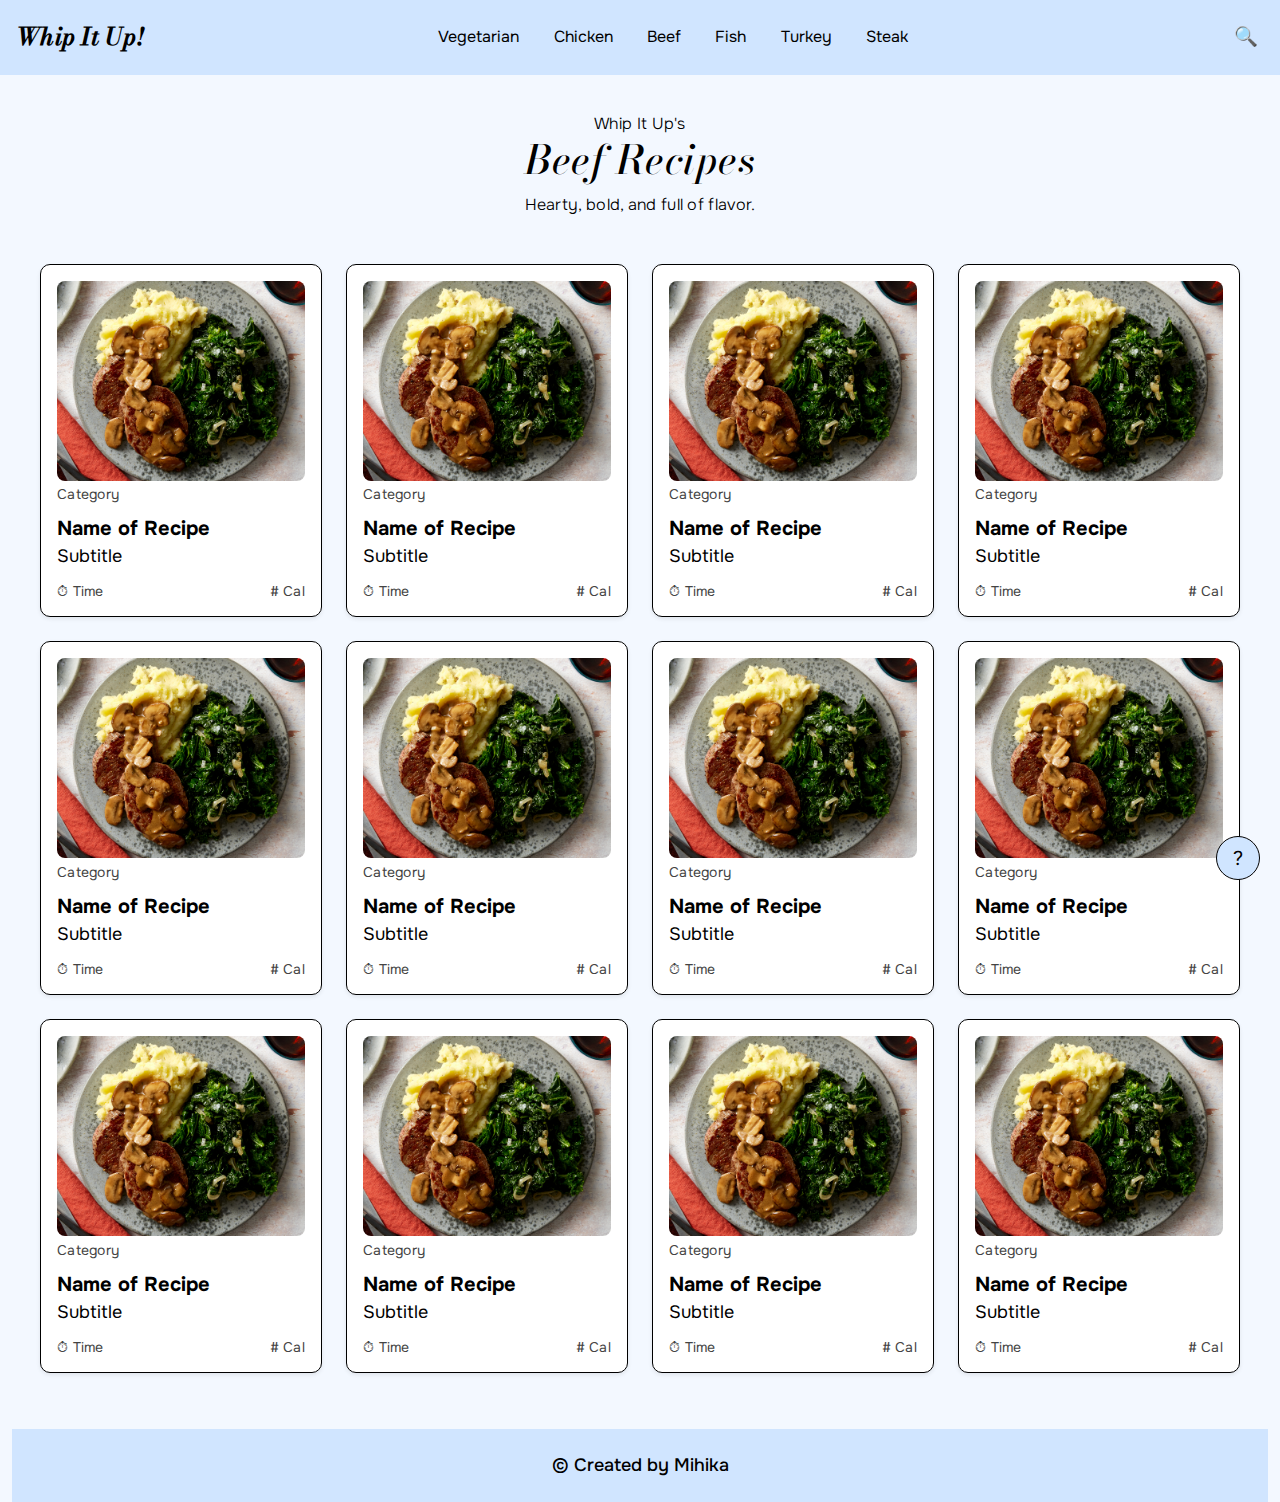
<file: beef.html>
<!DOCTYPE html>
<html lang="en">
<head>
    <meta charset="UTF-8">
    <meta name="viewport" content="width=device-width, initial-scale=1.0">
    <title>Beef Recipes - Whip It Up!</title>

    <!--linking css stylesheets-->
    <link rel="stylesheet" href = "css/normalize.css">
    <link rel="stylesheet" href = "css/screen.css">
</head>
<body>

    <!--menu-->
    <header>
        <!--logo-->
        <h2 class="logo"><a href="index.html">Whip It Up!</a></h2>

        <!--nav options-->
        <input type="checkbox" id="nav-toggle" class="nav-toggle" hidden>
        <label for="nav-toggle" class="nav-toggle-label">
            <span></span>
            <span></span>
            <span></span>
        </label>
        <nav>
            <ul>
                <li><a href="index.html">All</a></li>
                <li><a href="vegetarian.html">Vegetarian</a></li>
                <li><a href="chicken.html">Chicken</a></li>
                <li><a href="beef.html">Beef</a></li>
                <li><a href="fish.html">Fish</a></li>
                <li><a href="turkey.html">Turkey</a></li>
                <li><a href="steak.html">Steak</a></li>
            </ul>
        </nav>

        <!--search bar-->
        <div class="search-container">
            <input type="text" placeholder="Search recipes..." class="search-bar">
            <button class="search-icon">&#128269;</button> <!--magnifying glass icon-->
        </div>
    </header>

    <!--recipe cards-->
    <div class="intro">
        <h2>Whip It Up's</h2>
        <h1>Beef Recipes</h1>
        <h2>Hearty, bold, and full of flavor.</h2>
    </div>

    <div class="recipe-container" id="recipeContainer"></div>

    
     <!--footer-->
     <section class="footer">
        <h3>© Created by Mihika</h3>
    </section>

    <!-- Help Button -->
    <button class="help-button" id="helpBtn" title="Need Help?">?</button> 

    <script src="main.js"></script>
</body>
</html>
</file>
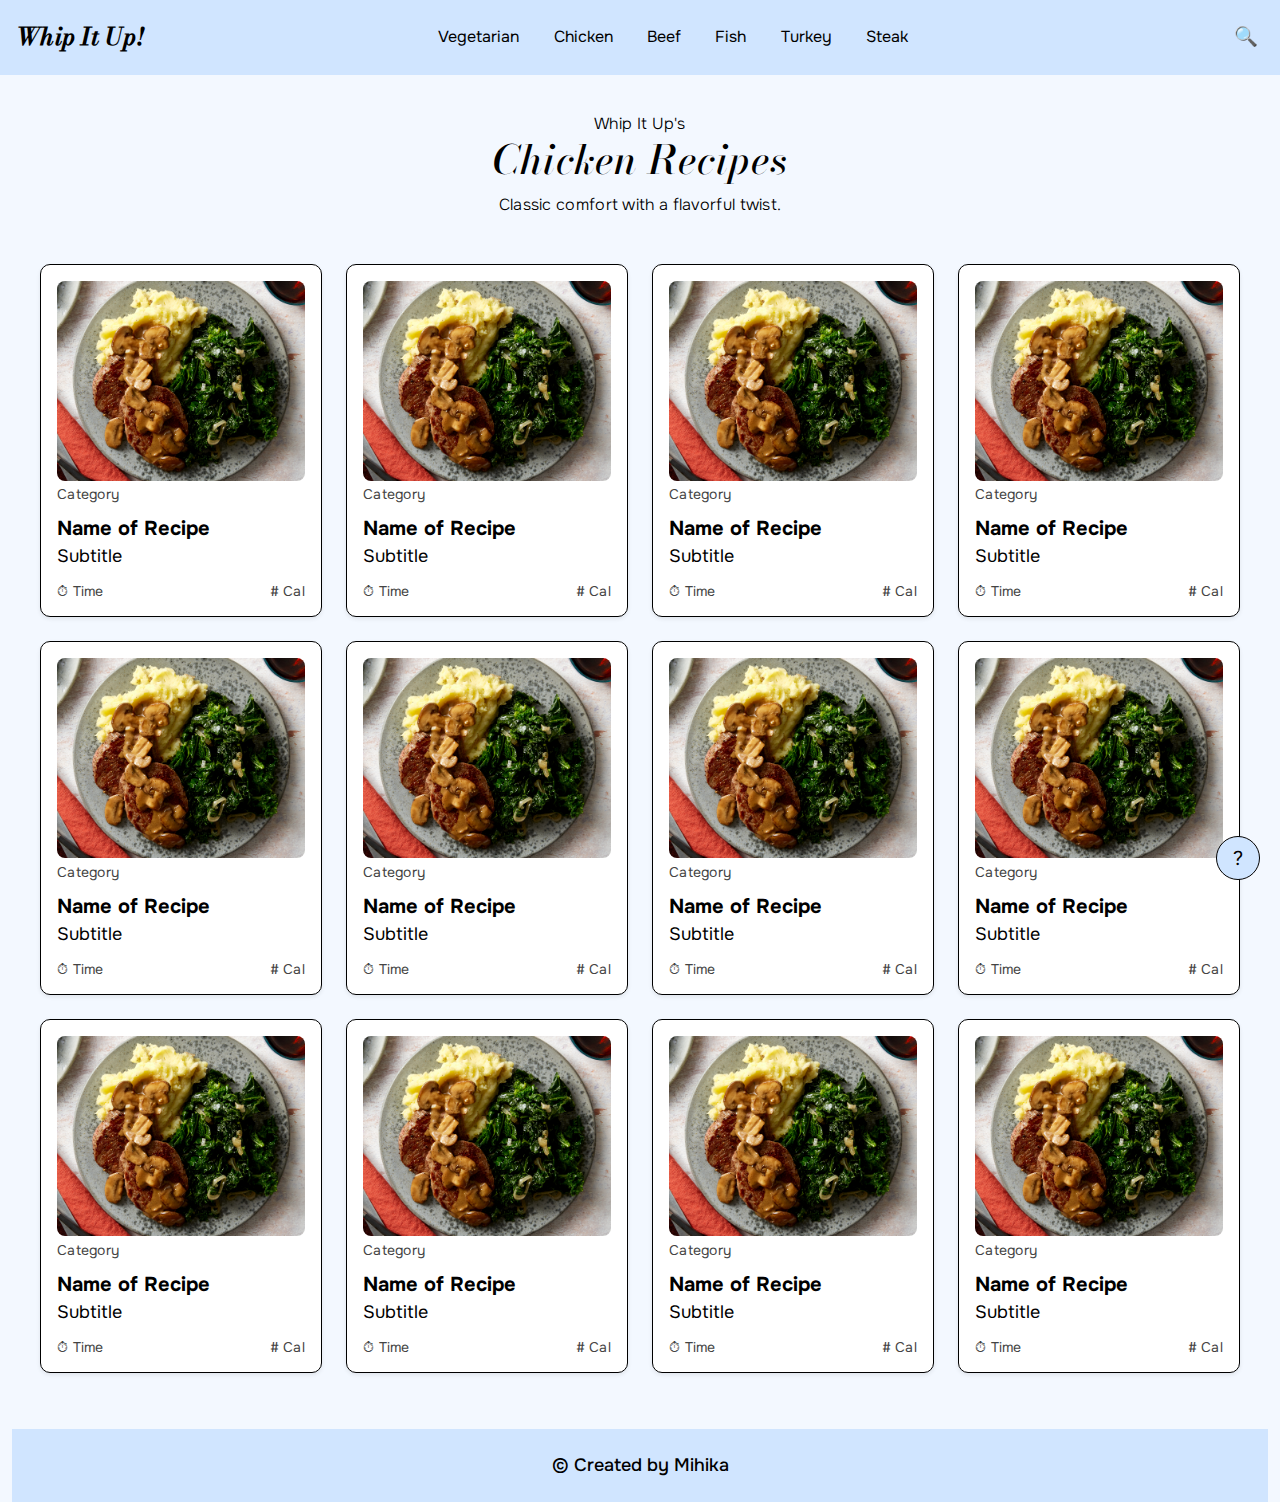
<file: chicken.html>
<!DOCTYPE html>
<html lang="en">
<head>
    <meta charset="UTF-8">
    <meta name="viewport" content="width=device-width, initial-scale=1.0">
    <title>Chicken Recipes - Whip It Up!</title>

    <!--linking css stylesheets-->
    <link rel="stylesheet" href = "css/normalize.css">
    <link rel="stylesheet" href = "css/screen.css">
</head>
<body>

    <!--menu-->
    <header>
        <!--logo-->
        <h2 class="logo"><a href="index.html">Whip It Up!</a></h2>

        <!--nav options-->
        <input type="checkbox" id="nav-toggle" class="nav-toggle" hidden>
        <label for="nav-toggle" class="nav-toggle-label">
            <span></span>
            <span></span>
            <span></span>
        </label>
        <nav>
            <ul>
                <li><a href="index.html">All</a></li>
                <li><a href="vegetarian.html">Vegetarian</a></li>
                <li><a href="chicken.html">Chicken</a></li>
                <li><a href="beef.html">Beef</a></li>
                <li><a href="fish.html">Fish</a></li>
                <li><a href="turkey.html">Turkey</a></li>
                <li><a href="steak.html">Steak</a></li>
            </ul>
        </nav>

        <!--search bar-->
        <div class="search-container">
            <input type="text" placeholder="Search recipes..." class="search-bar">
            <button class="search-icon">&#128269;</button> <!--magnifying glass icon-->
        </div>
    </header>

    <!--recipe cards-->
    <div class="intro">
        <h2>Whip It Up's</h2>
        <h1>Chicken Recipes</h1>
        <h2>Classic comfort with a flavorful twist.</h2>
    </div>

    <div class="recipe-container" id="recipeContainer"></div>

    
     <!--footer-->
     <section class="footer">
        <h3>© Created by Mihika</h3>
    </section>

    <!-- Help Button -->
    <button class="help-button" id="helpBtn" title="Need Help?">?</button> 

    <script src="main.js"></script>
</body>
</html>
</file>
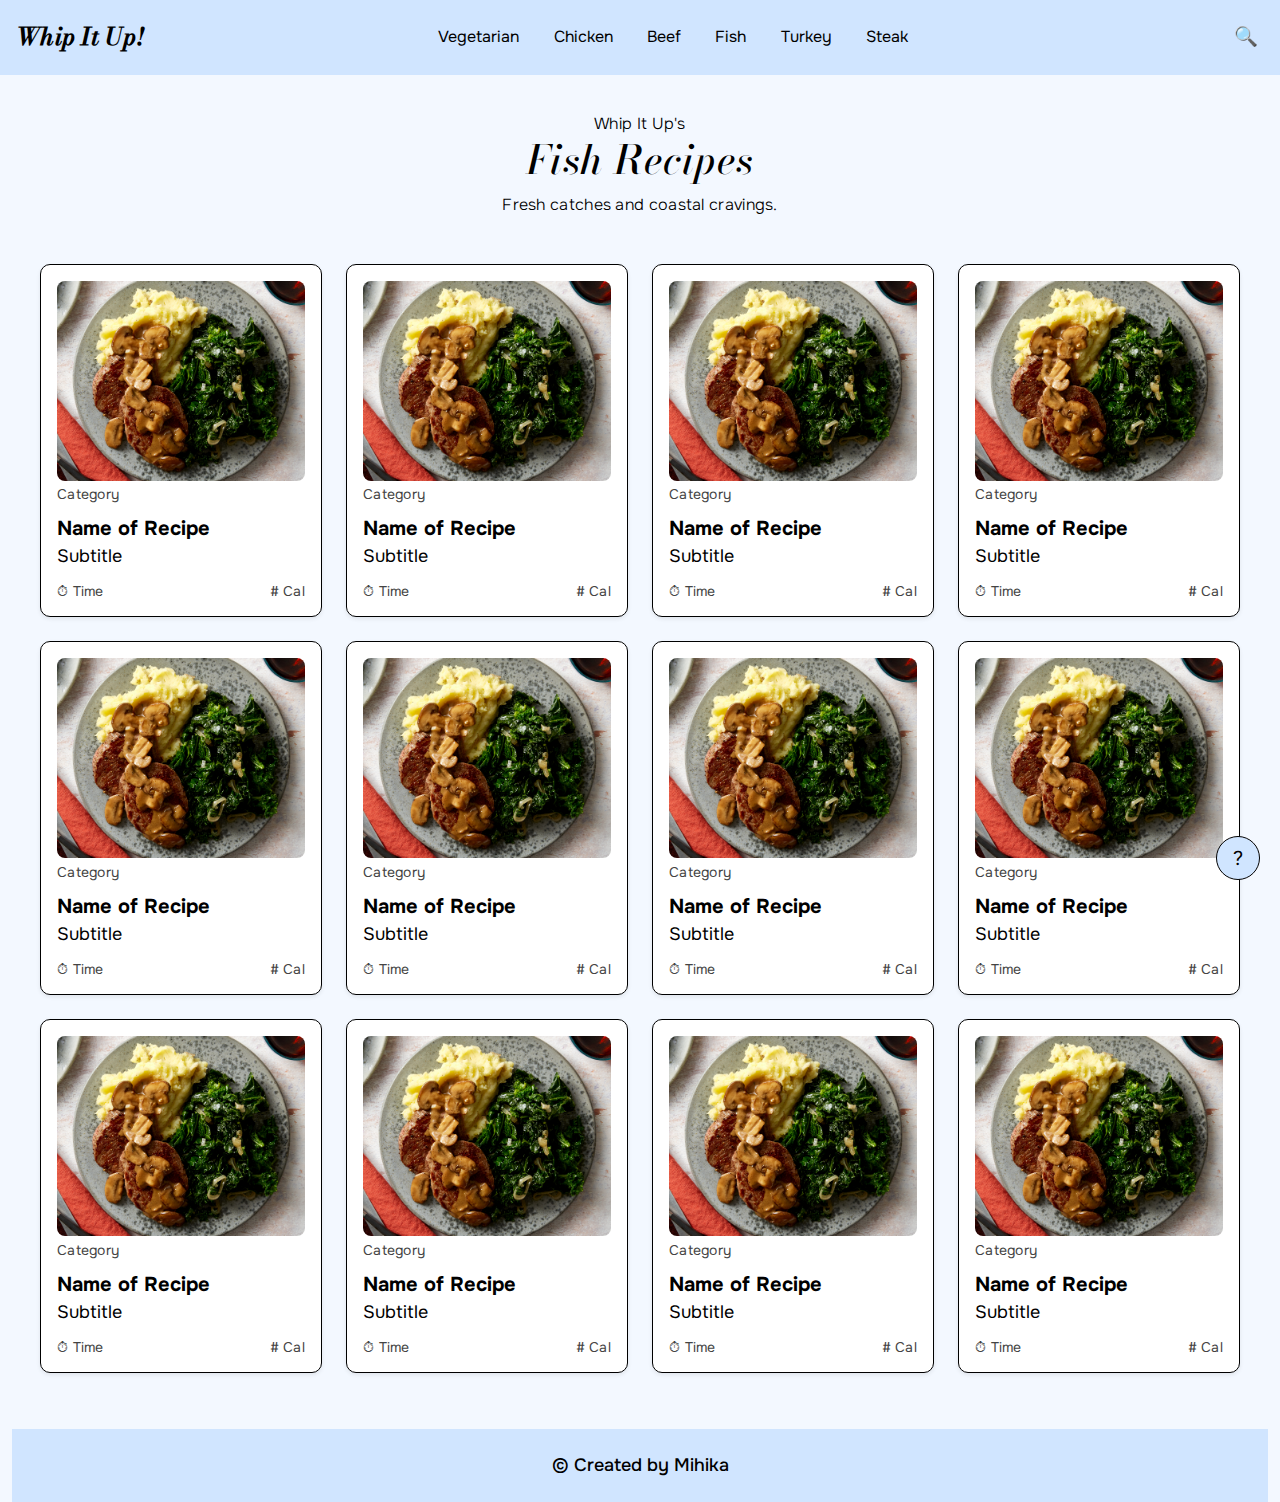
<file: fish.html>
<!DOCTYPE html>
<html lang="en">
<head>
    <meta charset="UTF-8">
    <meta name="viewport" content="width=device-width, initial-scale=1.0">
    <title>Fish Recipes - Whip It Up!</title>

    <!--linking css stylesheets-->
    <link rel="stylesheet" href = "css/normalize.css">
    <link rel="stylesheet" href = "css/screen.css">
</head>
<body>

    <!--menu-->
    <header>
        <!--logo-->
        <h2 class="logo"><a href="index.html">Whip It Up!</a></h2>

        <!--nav options-->
        <input type="checkbox" id="nav-toggle" class="nav-toggle" hidden>
        <label for="nav-toggle" class="nav-toggle-label">
            <span></span>
            <span></span>
            <span></span>
        </label>
        <nav>
            <ul>
                <li><a href="index.html">All</a></li>
                <li><a href="vegetarian.html">Vegetarian</a></li>
                <li><a href="chicken.html">Chicken</a></li>
                <li><a href="beef.html">Beef</a></li>
                <li><a href="fish.html">Fish</a></li>
                <li><a href="turkey.html">Turkey</a></li>
                <li><a href="steak.html">Steak</a></li>
            </ul>
        </nav>

        <!--search bar-->
        <div class="search-container">
            <input type="text" placeholder="Search recipes..." class="search-bar">
            <button class="search-icon">&#128269;</button> <!--magnifying glass icon-->
        </div>
    </header>

    <!--recipe cards-->
    <div class="intro">
        <h2>Whip It Up's</h2>
        <h1>Fish Recipes</h1>
        <h2>Fresh catches and coastal cravings.</h2>
    </div>

    <div class="recipe-container" id="recipeContainer"></div>

    
     <!--footer-->
     <section class="footer">
        <h3>© Created by Mihika</h3>
    </section>

    <!-- Help Button -->
    <button class="help-button" id="helpBtn" title="Need Help?">?</button> 

    <script src="main.js"></script>
</body>
</html>
</file>
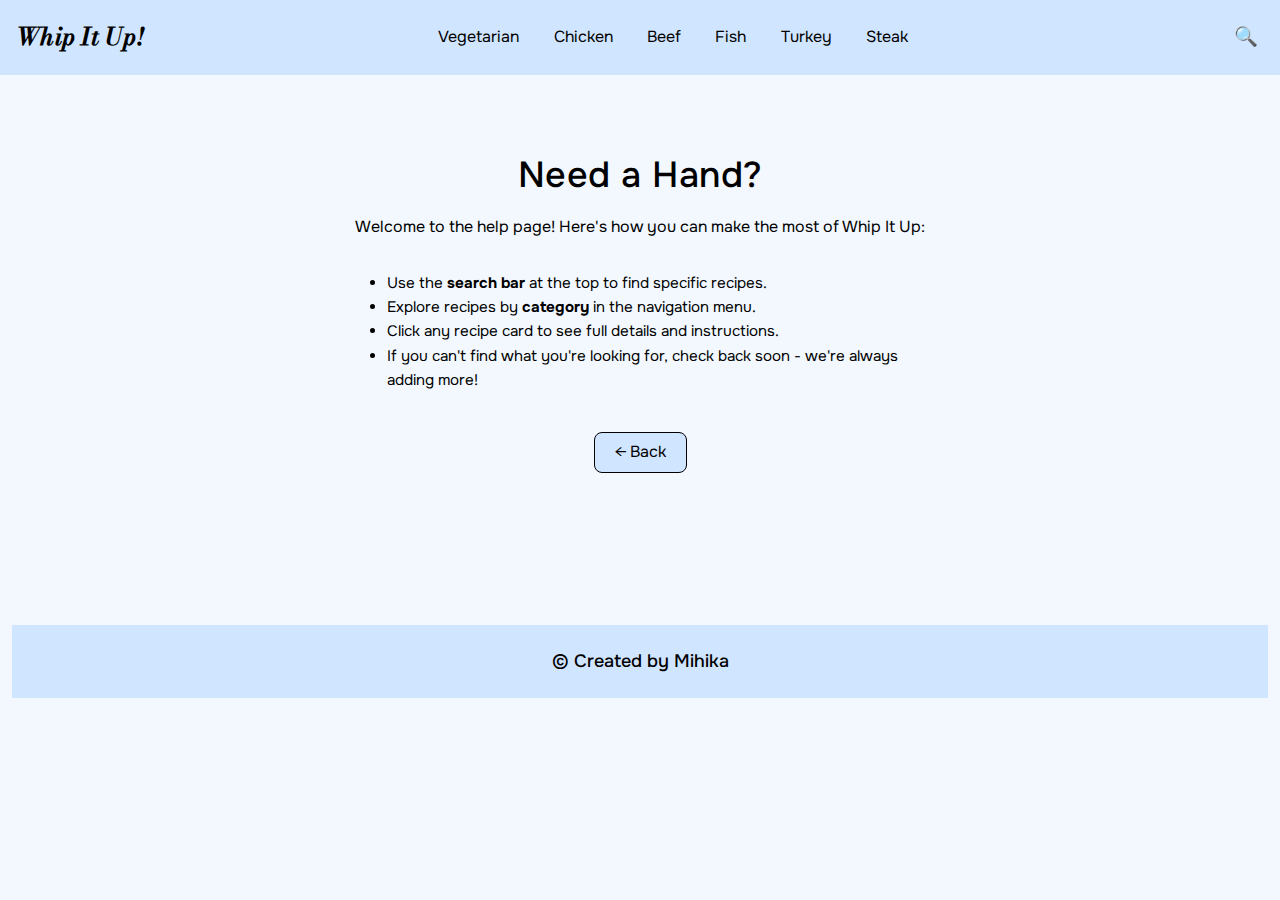
<file: help.html>
<!DOCTYPE html>
<html lang="en">
<head>
    <meta charset="UTF-8">
    <meta name="viewport" content="width=device-width, initial-scale=1.0">
    <title>No Results Found</title>

     <!--linking css stylesheets-->
     <link rel="stylesheet" href = "css/normalize.css">
     <link rel="stylesheet" href = "css/screen.css">
</head>
<body>
    
    <!--menu-->
    <header>
        <!--logo-->
        <h2 class="logo"><a href="index.html">Whip It Up!</a></h2>

        <!--nav options-->
        <input type="checkbox" id="nav-toggle" class="nav-toggle" hidden>
        <label for="nav-toggle" class="nav-toggle-label">
            <span></span>
            <span></span>
            <span></span>
        </label>
        <nav>
            <ul>
                <li><a href="index.html">All</a></li>
                <li><a href="vegetarian.html">Vegetarian</a></li>
                <li><a href="chicken.html">Chicken</a></li>
                <li><a href="beef.html">Beef</a></li>
                <li><a href="fish.html">Fish</a></li>
                <li><a href="turkey.html">Turkey</a></li>
                <li><a href="steak.html">Steak</a></li>
            </ul>
        </nav>

        <!--search bar-->
        <div class="search-container">
            <input type="text" placeholder="Search recipes..." class="search-bar">
            <button class="search-icon">&#128269;</button> <!--magnifying glass icon-->
        </div>
    </header>

    <div class="help-directions">
        <h1>Need a Hand?</h1>
        <p>Welcome to the help page! Here's how you can make the most of Whip It Up:</p>
        <ul>
        <li>Use the <b>search bar</b> at the top to find specific recipes.</li>
        <li>Explore recipes by <b>category</b> in the navigation menu.</li>
        <li>Click any recipe card to see full details and instructions.</li>
        <li>If you can't find what you're looking for, check back soon - we're always adding more!</li>
        </ul>

        <button class="back-btn" onclick="history.back()">← Back</button>
    </div>

    <!--footer-->
    <section class="footer">
        <h3>© Created by Mihika</h3>
    </section>


</body>
</html>
</file>
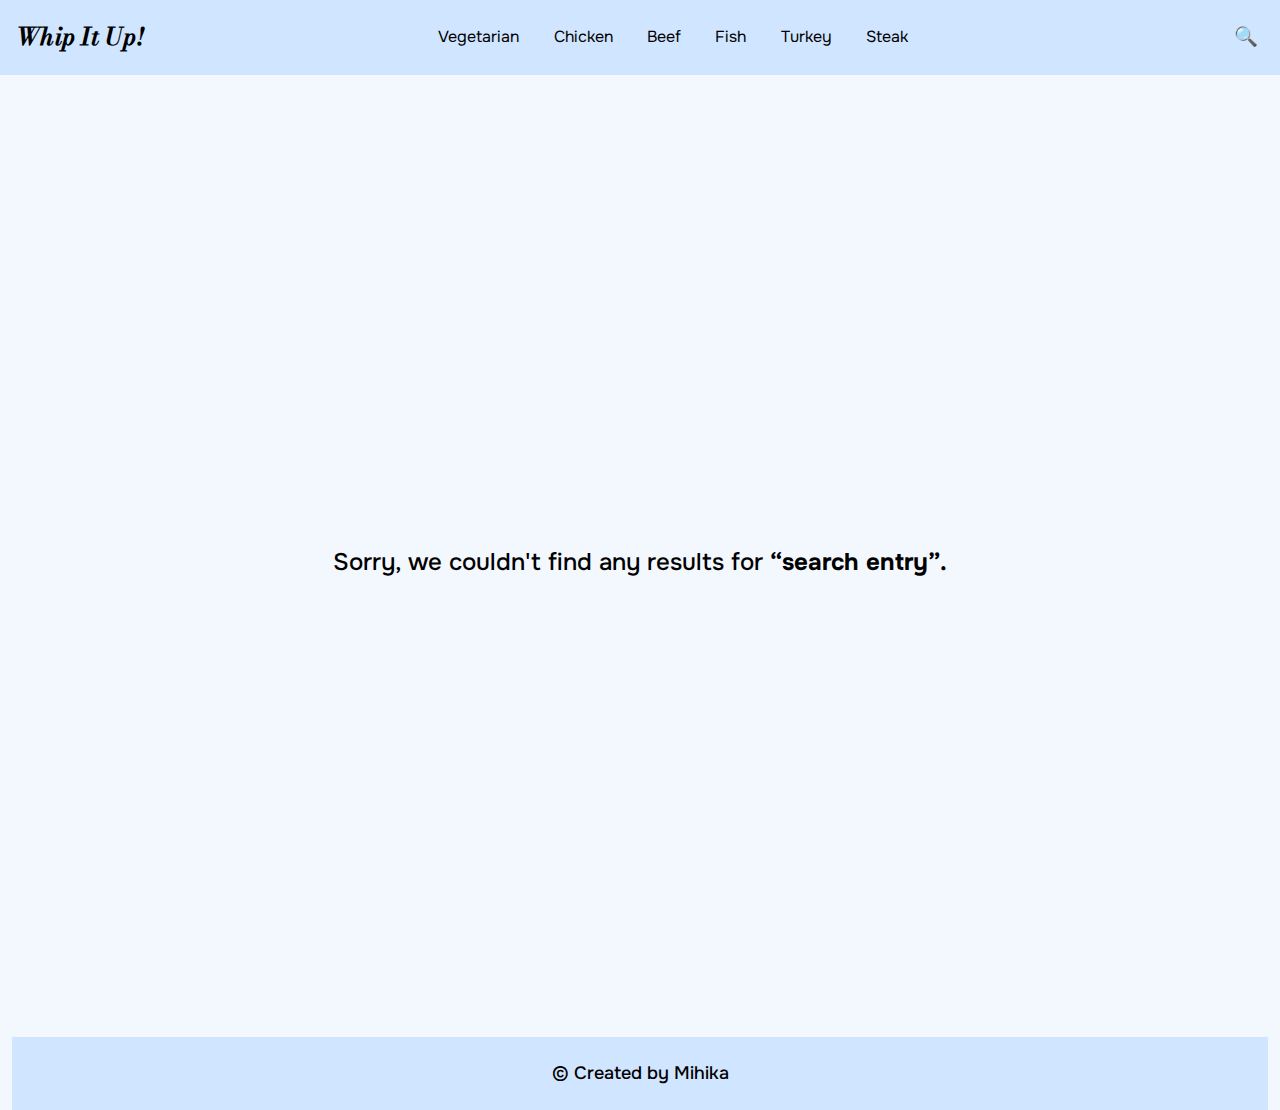
<file: noresults.html>
<!DOCTYPE html>
<html lang="en">
<head>
    <meta charset="UTF-8">
    <meta name="viewport" content="width=device-width, initial-scale=1.0">
    <title>No Results Found</title>

     <!--linking css stylesheets-->
     <link rel="stylesheet" href = "css/normalize.css">
     <link rel="stylesheet" href = "css/screen.css">
</head>
<body>
    
    <!--menu-->
    <header>
        <!--logo-->
        <h2 class="logo"><a href="index.html">Whip It Up!</a></h2>

        <!--nav options-->
        <input type="checkbox" id="nav-toggle" class="nav-toggle" hidden>
        <label for="nav-toggle" class="nav-toggle-label">
            <span></span>
            <span></span>
            <span></span>
        </label>
        <nav>
            <ul>
                <li><a href="index.html">All</a></li>
                <li><a href="vegetarian.html">Vegetarian</a></li>
                <li><a href="chicken.html">Chicken</a></li>
                <li><a href="beef.html">Beef</a></li>
                <li><a href="fish.html">Fish</a></li>
                <li><a href="turkey.html">Turkey</a></li>
                <li><a href="steak.html">Steak</a></li>
            </ul>
        </nav>

        <!--search bar-->
        <div class="search-container">
            <input type="text" placeholder="Search recipes..." class="search-bar">
            <button class="search-icon">&#128269;</button> <!--magnifying glass icon-->
        </div>
    </header>

    <div class="no-results">
        <h3>Sorry, we couldn't find any results for <b>“search entry”.</b></h3>
    </div>

    <!--footer-->
    <section class="footer">
        <h3>© Created by Mihika</h3>
    </section>


</body>
</html>
</file>
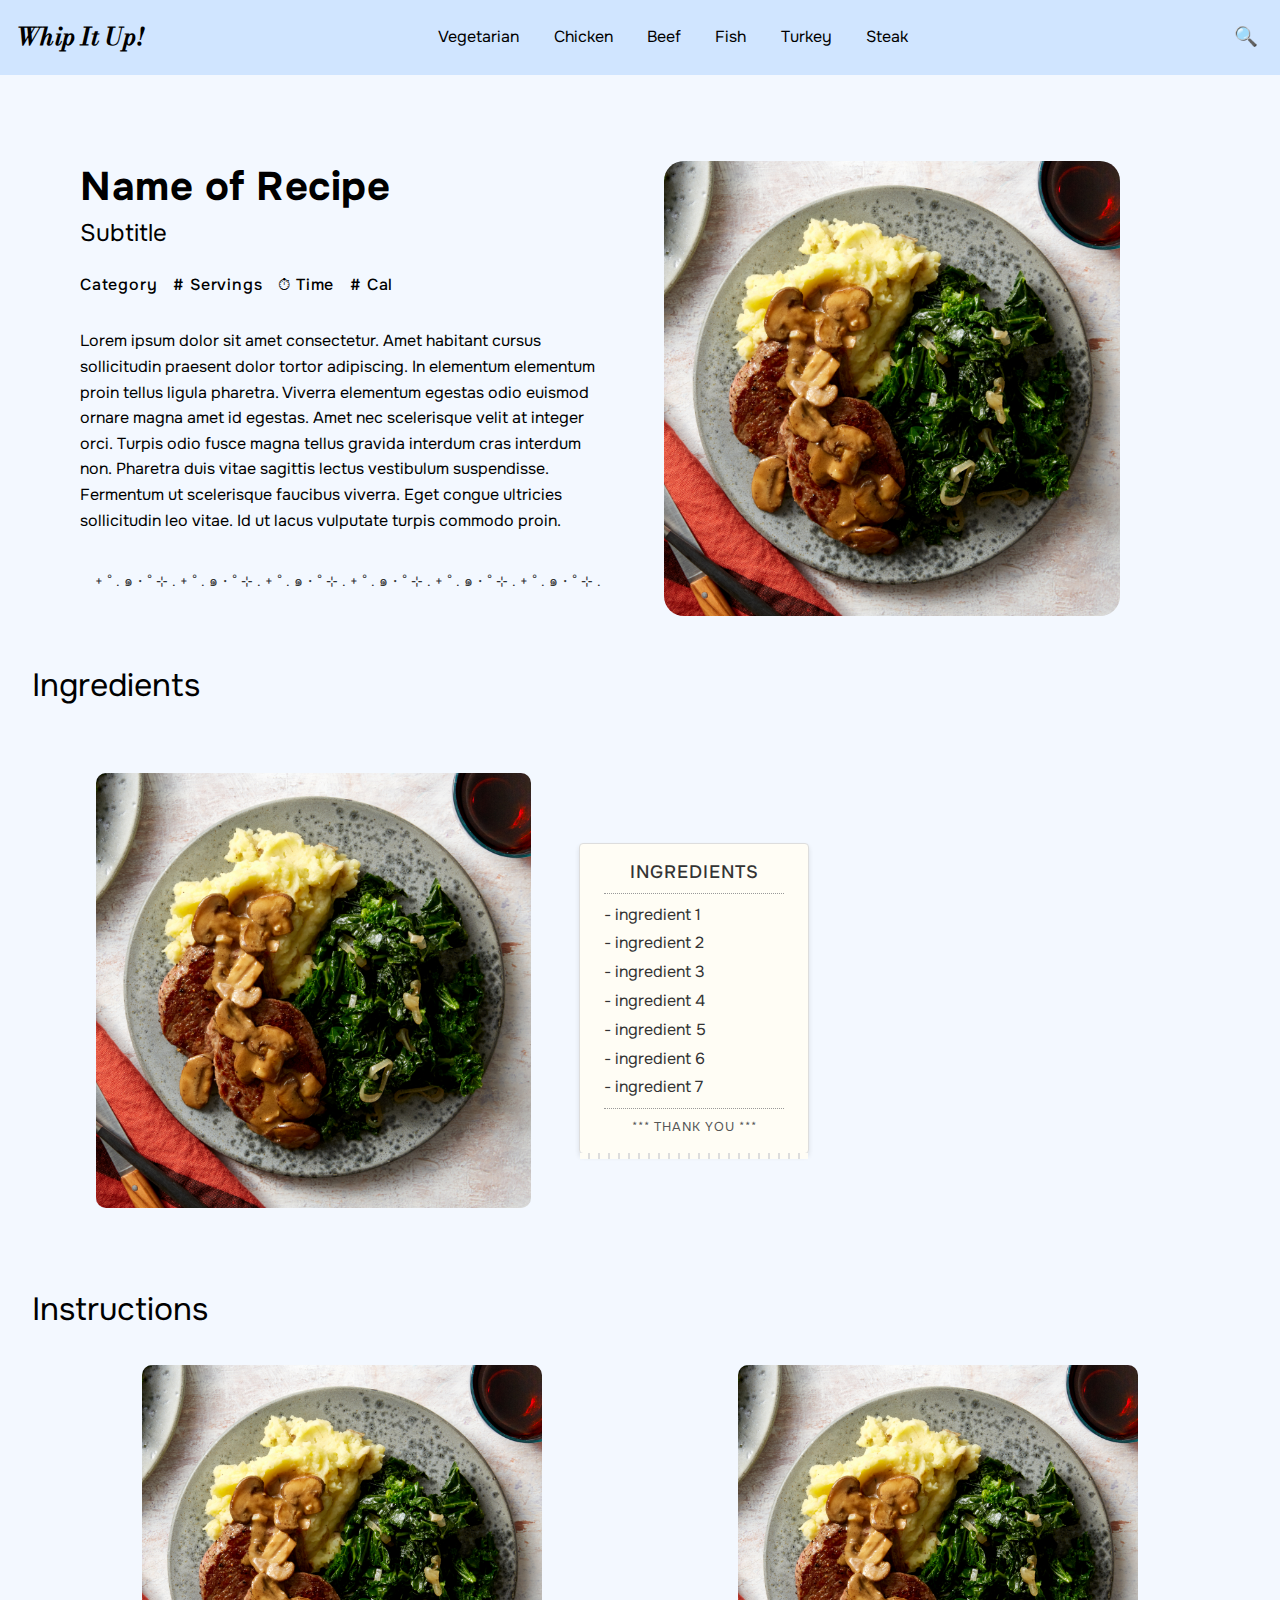
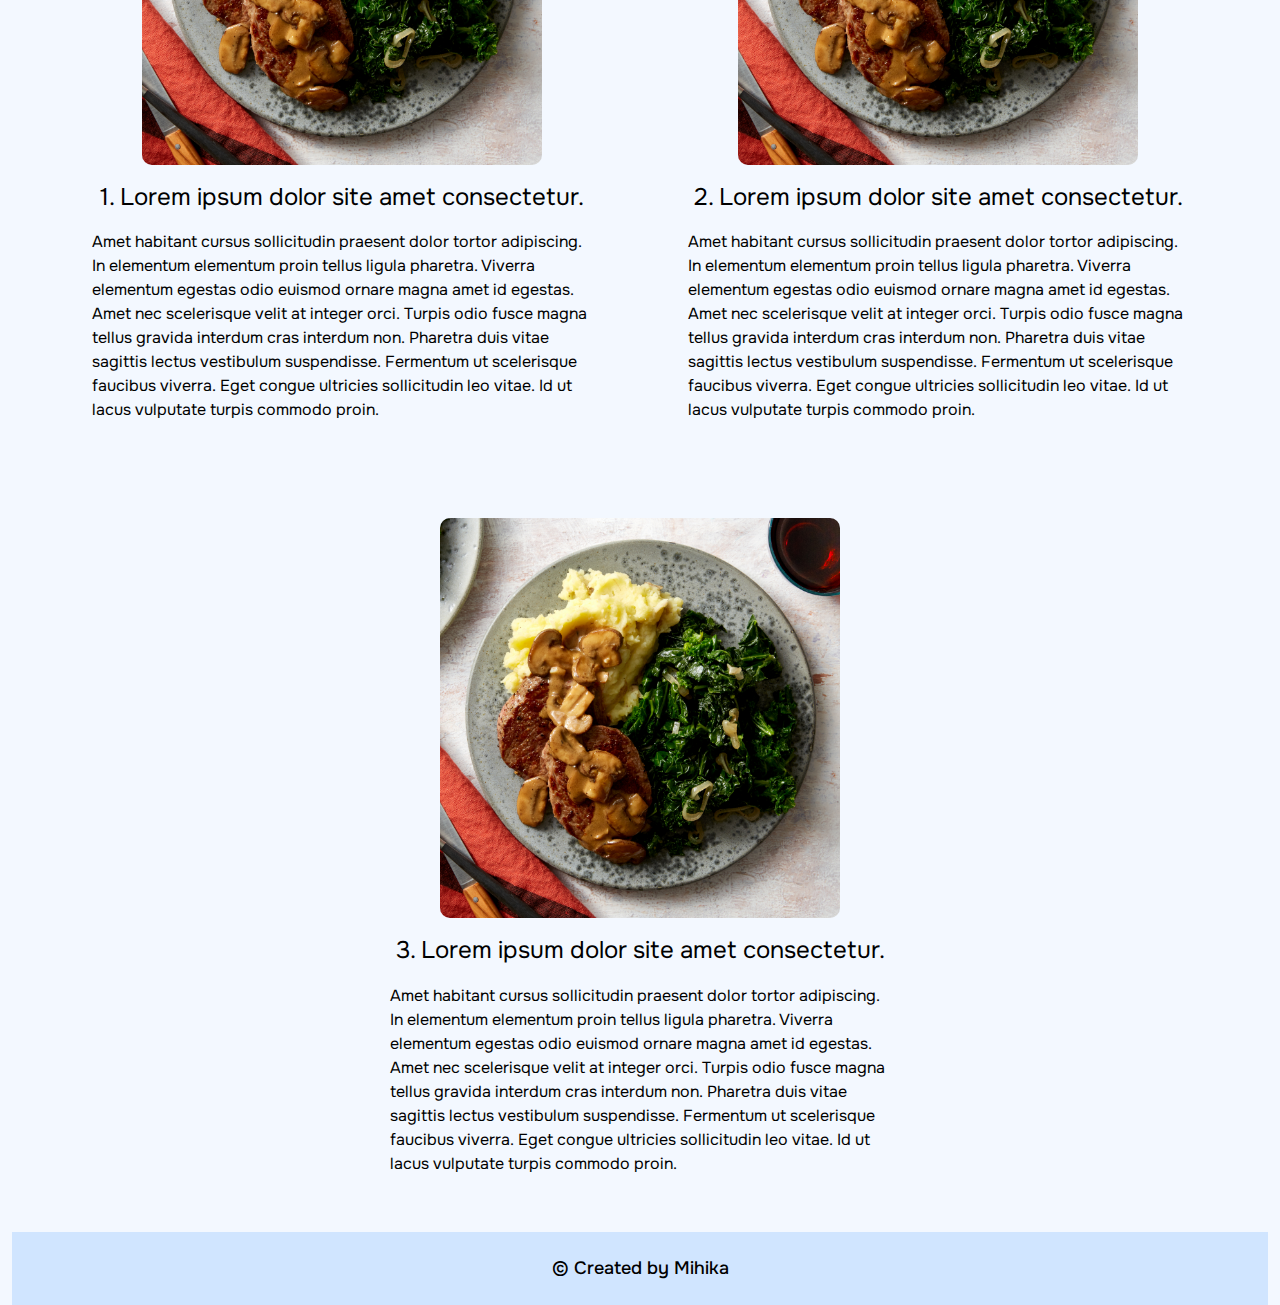
<file: recipe.html>
<!DOCTYPE html>
<html lang="en">
<head>
    <meta charset="UTF-8">
    <meta name="viewport" content="width=device-width, initial-scale=1.0">
    <title>Recipe Page</title>

    <!--linking css stylesheets-->
    <link rel="stylesheet" href = "css/normalize.css">
    <link rel="stylesheet" href = "css/screen.css">
</head>
<body>
    <!--menu-->
    <header>
        <!--logo-->
        <h2 class="logo"><a href="index.html">Whip It Up!</a></h2>

        <!--nav options-->
        <input type="checkbox" id="nav-toggle" class="nav-toggle" hidden>
        <label for="nav-toggle" class="nav-toggle-label">
            <span></span>
            <span></span>
            <span></span>
        </label>
        <nav>
            <ul>
                <li><a href="index.html">All</a></li>
                <li><a href="vegetarian.html">Vegetarian</a></li>
                <li><a href="chicken.html">Chicken</a></li>
                <li><a href="beef.html">Beef</a></li>
                <li><a href="fish.html">Fish</a></li>
                <li><a href="turkey.html">Turkey</a></li>
                <li><a href="steak.html">Steak</a></li>
            </ul>
        </nav>

        <!--search bar-->
        <div class="search-container">
            <input type="text" placeholder="Search recipes..." class="search-bar">
            <button class="search-icon">&#128269;</button> <!--magnifying glass icon-->
        </div>
    </header>

    <!--content-->
    <div class="single-recipe-overview">
        <div class="recipe-text">
        <h1>Name of Recipe</h1>
        <h3>Subtitle</h3>
    
        <div class="recipe-stats">
            <h5>Category</h5>
            <h5># Servings</h5>
            <h5>⏱ Time</h5>
            <h5># Cal</h5>
        </div>
    
        <p>
            Lorem ipsum dolor sit amet consectetur. Amet habitant cursus sollicitudin praesent dolor tortor adipiscing. 
            In elementum elementum proin tellus ligula pharetra. Viverra elementum egestas odio euismod ornare magna amet id egestas. 
            Amet nec scelerisque velit at integer orci. Turpis odio fusce magna tellus gravida interdum cras interdum non. 
            Pharetra duis vitae sagittis lectus vestibulum suspendisse. Fermentum ut scelerisque faucibus viverra. 
            Eget congue ultricies sollicitudin leo vitae. Id ut lacus vulputate turpis commodo proin.
        </p>
    
        <div class="divider">+ ° . ๑・° ⊹ . + ° . ๑・° ⊹ . + ° . ๑・° ⊹ . + ° . ๑・° ⊹ . + ° . ๑・° ⊹ . + ° . ๑・° ⊹ .</div>
        </div>
    
        <div class="recipe-image">
          <img src="images/0101_2PM_Steak-Diane_97315_SQ_hi_res copy.jpg" alt="Recipe image">
        </div>
    </div>
    <!--ingredients section-->
    <section>
        <div class="section-title">
            <h3>Ingredients</h3>
        </div>
    
        
        <div class="ingredients">
            <img alt="ingredients image" src="images/0101_2PM_Steak-Diane_97315_SQ_hi_res copy.jpg">
            <div class="receipt">
              <h3>INGREDIENTS</h3>
              <p>- ingredient 1</p>
              <p>- ingredient 2</p>
              <p>- ingredient 3</p>
              <p>- ingredient 4</p>
              <p>- ingredient 5</p>
              <p>- ingredient 6</p>
              <p>- ingredient 7</p>
              <div class="receipt-footer">*** THANK YOU ***</div>
            </div>
          </div>
    </section>

    <!--instructions section-->
    <section>
        <div class="section-title">
            <h3>Instructions</h3>
        </div>

        <div class="instructions-container">
            <div class="instructions">
                <img alt="recipe image" src="images/0101_2PM_Steak-Diane_97315_SQ_hi_res copy.jpg" width="400">
                <h3>1. Lorem ipsum dolor site amet consectetur.</h3>
                <h4>
                    Amet habitant cursus sollicitudin praesent dolor tortor adipiscing. 
                    In elementum elementum proin tellus ligula pharetra. 
                    Viverra elementum egestas odio euismod ornare magna amet id egestas. 
                    Amet nec scelerisque velit at integer orci. Turpis odio fusce magna tellus gravida interdum cras interdum non. 
                    Pharetra duis vitae sagittis lectus vestibulum suspendisse. Fermentum ut scelerisque faucibus viverra. 
                    Eget congue ultricies sollicitudin leo vitae. Id ut lacus vulputate turpis commodo proin.
                </h4>
            </div>

            <div class="instructions">
                <img alt="recipe image" src="images/0101_2PM_Steak-Diane_97315_SQ_hi_res copy.jpg" width="400">
                <h3>2. Lorem ipsum dolor site amet consectetur.</h3>
                <h4>
                    Amet habitant cursus sollicitudin praesent dolor tortor adipiscing. 
                    In elementum elementum proin tellus ligula pharetra. 
                    Viverra elementum egestas odio euismod ornare magna amet id egestas. 
                    Amet nec scelerisque velit at integer orci. Turpis odio fusce magna tellus gravida interdum cras interdum non. 
                    Pharetra duis vitae sagittis lectus vestibulum suspendisse. Fermentum ut scelerisque faucibus viverra. 
                    Eget congue ultricies sollicitudin leo vitae. Id ut lacus vulputate turpis commodo proin.
                </h4>
            </div>

            <div class="instructions">
                <img alt="recipe image" src="images/0101_2PM_Steak-Diane_97315_SQ_hi_res copy.jpg" width="400">
                <h3>3. Lorem ipsum dolor site amet consectetur.</h3>
                <h4>
                    Amet habitant cursus sollicitudin praesent dolor tortor adipiscing. 
                    In elementum elementum proin tellus ligula pharetra. 
                    Viverra elementum egestas odio euismod ornare magna amet id egestas. 
                    Amet nec scelerisque velit at integer orci. Turpis odio fusce magna tellus gravida interdum cras interdum non. 
                    Pharetra duis vitae sagittis lectus vestibulum suspendisse. Fermentum ut scelerisque faucibus viverra. 
                    Eget congue ultricies sollicitudin leo vitae. Id ut lacus vulputate turpis commodo proin.
                </h4>
            </div>
        </div>
    </section>

    <!--footer-->
    <section class="footer">
        <h3>© Created by Mihika</h3>
    </section>


</body>
</html>
</file>
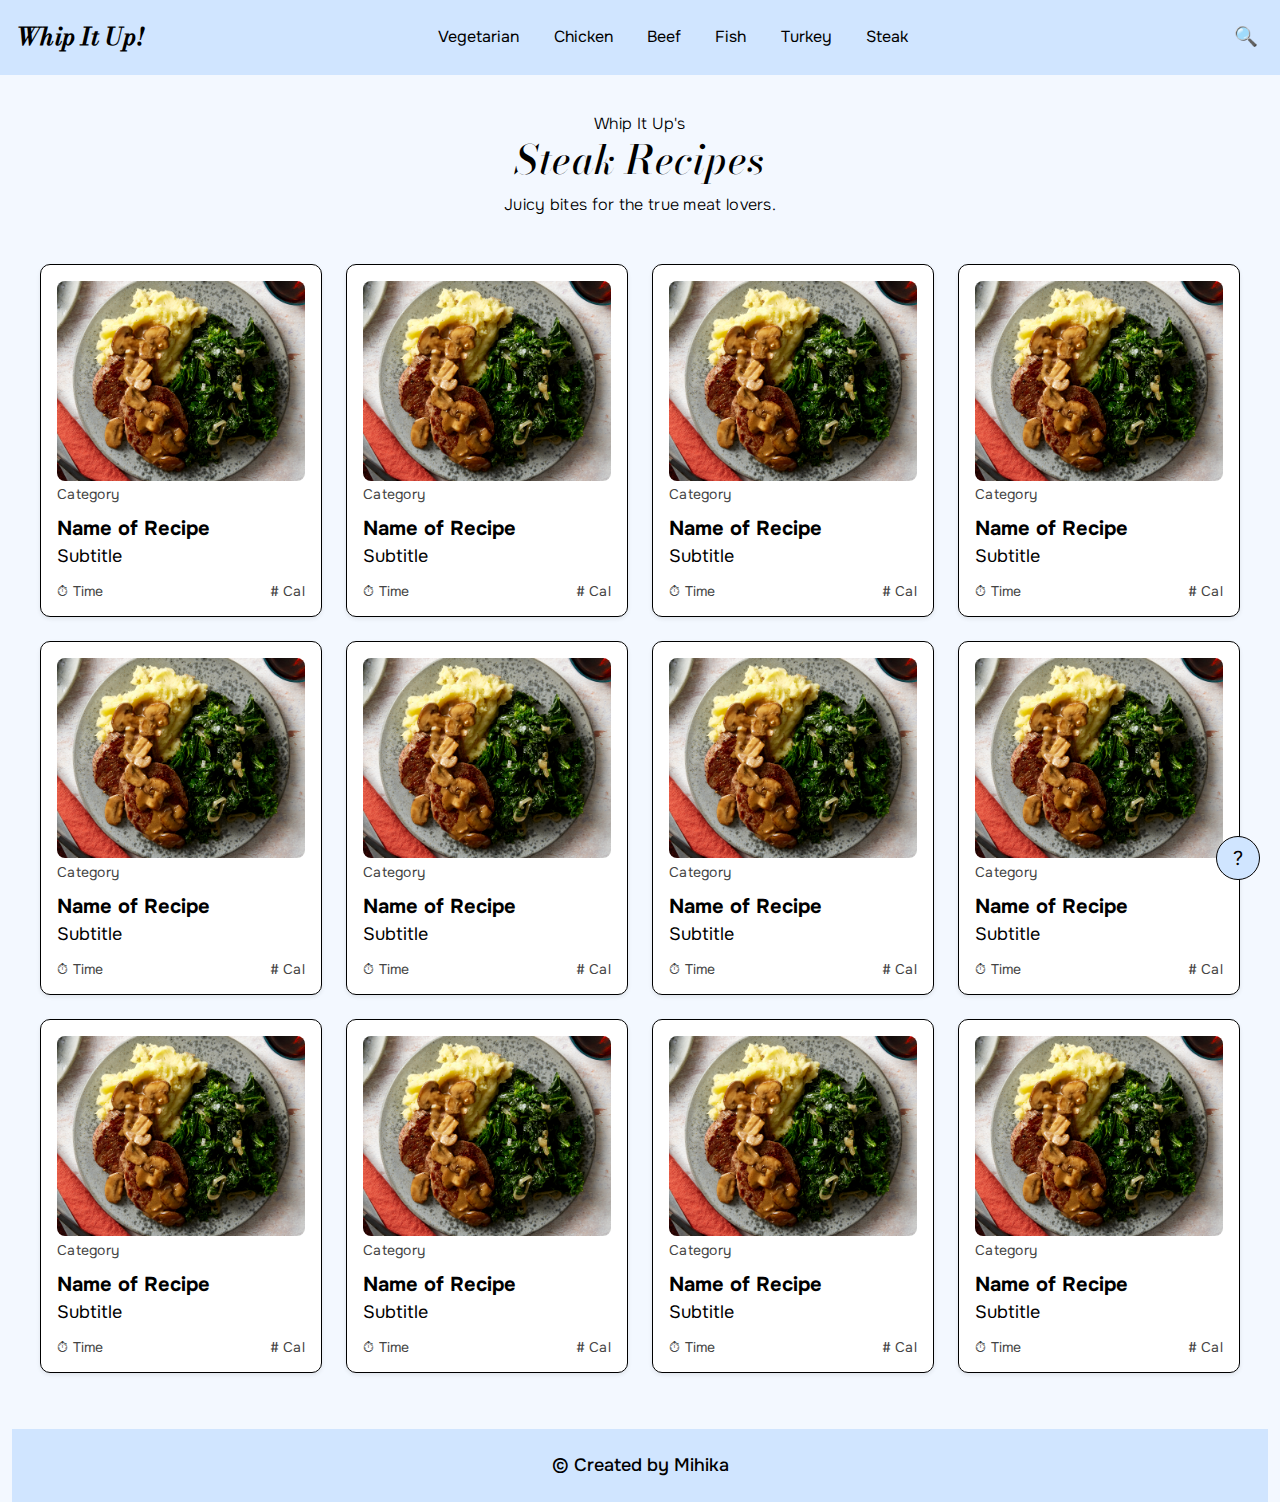
<file: steak.html>
<!DOCTYPE html>
<html lang="en">
<head>
    <meta charset="UTF-8">
    <meta name="viewport" content="width=device-width, initial-scale=1.0">
    <title>Steak Recipes - Whip It Up!</title>

    <!--linking css stylesheets-->
    <link rel="stylesheet" href = "css/normalize.css">
    <link rel="stylesheet" href = "css/screen.css">
</head>
<body>

    <!--menu-->
    <header>
        <!--logo-->
        <h2 class="logo"><a href="index.html">Whip It Up!</a></h2>

        <!--nav options-->
        <input type="checkbox" id="nav-toggle" class="nav-toggle" hidden>
        <label for="nav-toggle" class="nav-toggle-label">
            <span></span>
            <span></span>
            <span></span>
        </label>
        <nav>
            <ul>
                <li><a href="index.html">All</a></li>
                <li><a href="vegetarian.html">Vegetarian</a></li>
                <li><a href="chicken.html">Chicken</a></li>
                <li><a href="beef.html">Beef</a></li>
                <li><a href="fish.html">Fish</a></li>
                <li><a href="turkey.html">Turkey</a></li>
                <li><a href="steak.html">Steak</a></li>
            </ul>
        </nav>

        <!--search bar-->
        <div class="search-container">
            <input type="text" placeholder="Search recipes..." class="search-bar">
            <button class="search-icon">&#128269;</button> <!--magnifying glass icon-->
        </div>
    </header>

    <!--recipe cards-->
    <div class="intro">
        <h2>Whip It Up's</h2>
        <h1>Steak Recipes</h1>
        <h2>Juicy bites for the true meat lovers.</h2>
    </div>

    <div class="recipe-container" id="recipeContainer"></div>

    
     <!--footer-->
     <section class="footer">
        <h3>© Created by Mihika</h3>
    </section>

    <!-- Help Button -->
    <button class="help-button" id="helpBtn" title="Need Help?">?</button> 

    <script src="main.js"></script>
</body>
</html>
</file>
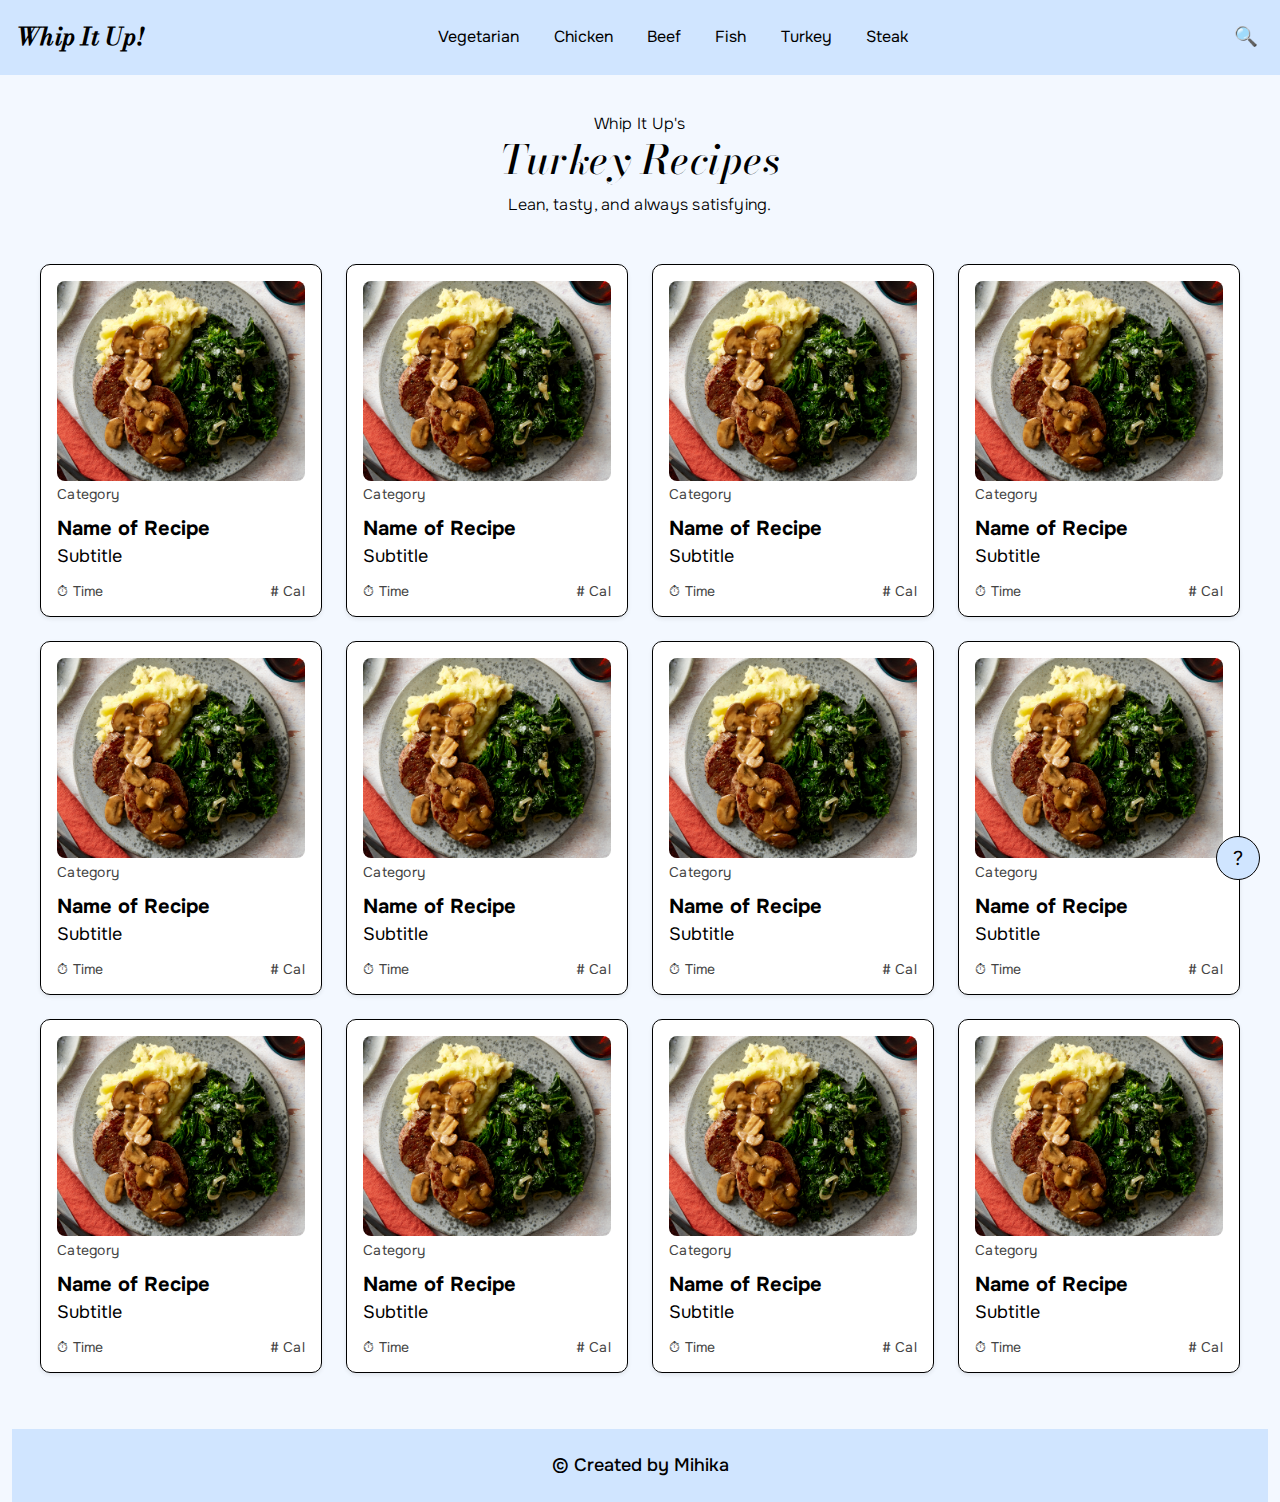
<file: turkey.html>
<!DOCTYPE html>
<html lang="en">
<head>
    <meta charset="UTF-8">
    <meta name="viewport" content="width=device-width, initial-scale=1.0">
    <title>Turkey Recipes - Whip It Up!</title>

    <!--linking css stylesheets-->
    <link rel="stylesheet" href = "css/normalize.css">
    <link rel="stylesheet" href = "css/screen.css">
</head>
<body>

    <!--menu-->
    <header>
        <!--logo-->
        <h2 class="logo"><a href="index.html">Whip It Up!</a></h2>

        <!--nav options-->
        <input type="checkbox" id="nav-toggle" class="nav-toggle" hidden>
        <label for="nav-toggle" class="nav-toggle-label">
            <span></span>
            <span></span>
            <span></span>
        </label>
        <nav>
            <ul>
                <li><a href="index.html">All</a></li>
                <li><a href="vegetarian.html">Vegetarian</a></li>
                <li><a href="chicken.html">Chicken</a></li>
                <li><a href="beef.html">Beef</a></li>
                <li><a href="fish.html">Fish</a></li>
                <li><a href="turkey.html">Turkey</a></li>
                <li><a href="steak.html">Steak</a></li>
            </ul>
        </nav>

        <!--search bar-->
        <div class="search-container">
            <input type="text" placeholder="Search recipes..." class="search-bar">
            <button class="search-icon">&#128269;</button> <!--magnifying glass icon-->
        </div>
    </header>

    <!--recipe cards-->
    <div class="intro">
        <h2>Whip It Up's</h2>
        <h1>Turkey Recipes</h1>
        <h2>Lean, tasty, and always satisfying.</h2>
    </div>

    <div class="recipe-container" id="recipeContainer"></div>

    
     <!--footer-->
     <section class="footer">
        <h3>© Created by Mihika</h3>
    </section>

    <!-- Help Button -->
    <button class="help-button" id="helpBtn" title="Need Help?">?</button> 

    <script src="main.js"></script>
</body>
</html>
</file>
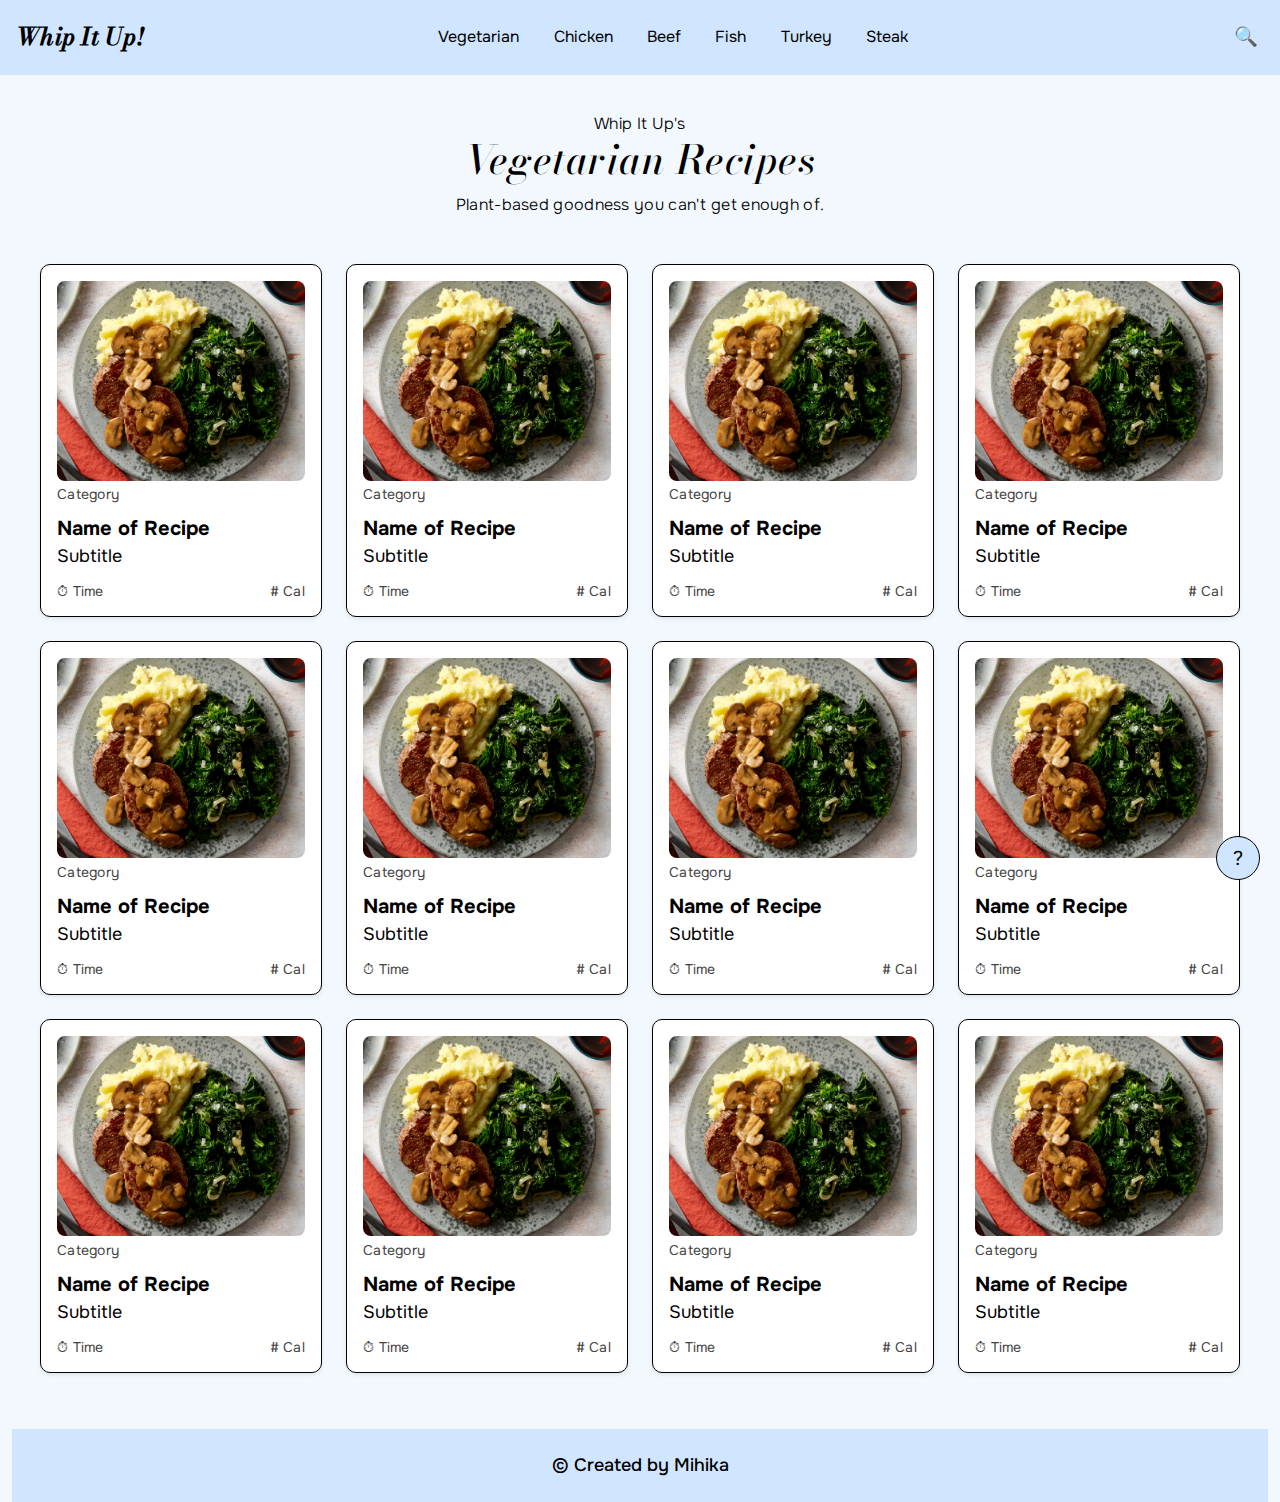
<file: vegetarian.html>
<!DOCTYPE html>
<html lang="en">
<head>
    <meta charset="UTF-8">
    <meta name="viewport" content="width=device-width, initial-scale=1.0">
    <title>Vegetarian Recipes - Whip It Up!</title>

    <!--linking css stylesheets-->
    <link rel="stylesheet" href = "css/normalize.css">
    <link rel="stylesheet" href = "css/screen.css">
</head>
<body>

    <!--menu-->
    <header>
        <!--logo-->
        <h2 class="logo"><a href="index.html">Whip It Up!</a></h2>

        <!--nav options-->
        <input type="checkbox" id="nav-toggle" class="nav-toggle" hidden>
        <label for="nav-toggle" class="nav-toggle-label">
            <span></span>
            <span></span>
            <span></span>
        </label>
        <nav>
            <ul>
                <li><a href="index.html">All</a></li>
                <li><a href="vegetarian.html">Vegetarian</a></li>
                <li><a href="chicken.html">Chicken</a></li>
                <li><a href="beef.html">Beef</a></li>
                <li><a href="fish.html">Fish</a></li>
                <li><a href="turkey.html">Turkey</a></li>
                <li><a href="steak.html">Steak</a></li>
            </ul>
        </nav>

        <!--search bar-->
        <div class="search-container">
            <input type="text" placeholder="Search recipes..." class="search-bar">
            <button class="search-icon">&#128269;</button> <!--magnifying glass icon-->
        </div>
    </header>

    <!--recipe cards-->
    <div class="intro">
        <h2>Whip It Up's</h2>
        <h1>Vegetarian Recipes</h1>
        <h2>Plant-based goodness you can't get enough of.</h2>
    </div>

    <div class="recipe-container" id="recipeContainer"></div>

    
     <!--footer-->
     <section class="footer">
        <h3>© Created by Mihika</h3>
    </section>

    <!-- Help Button -->
    <button class="help-button" id="helpBtn" title="Need Help?">?</button> 

    <script src="main.js"></script>
</body>
</html>
</file>
<file: css/screen.css>
/* -------------------- */
/* BASIC STYLING */
/* -------------------- */
* {
    box-sizing: border-box;
  }
  
  html {
    --background-color: #F3F8FF;    
    --text-color: #000000;
    --link-color: #8700a6;
    --header-footer-color: #D0E5FF;
    --figure-color: #FFFFFF;
  
    --menu-icon-color: var(--text-color);
    --nav-background-color: var(--background-color);
    --nav-a-hover-bg-color: var(--link-color);
    
    --nav-height: 75px;
  
    --rhythm: 1.5rem;
    --double-rhythm: 3rem;
  }
  
  h1, h2, h3, h4, h5, h6 {
    margin: 0;
  }
  

  @font-face {
    font-family: 'Bodoni Moda Italic';
    src: url('../fonts/BodoniModa-Italic.ttf') format('truetype');
    font-weight: 500;
    font-style: italic;
  }
  
  @font-face {
    font-family: 'Onest';
    src: url('../fonts/Onest.ttf') format('truetype');
    font-weight: 200 900;
    font-style: normal;
  }
  
  body {
    font-family: 'Onest', Helvetica, sans-serif;
    font-size: 1rem;
    background-color: var(--background-color);
    color: var(--text-color);
    margin: 0 auto;
    padding: 0 2rem;
    margin-top: calc(var(--nav-height)*1.5);
  }

  @media screen and (max-width: 1023px) {
    body{
      margin-top: calc(var(--nav-height)*2);
    }
  }
  
  .footer {
    margin-left: -20px;
    margin-right: -20px;
    width: calc(100% + 40px);
    background-color: var(--header-footer-color);
    color: var(--text-color);
    padding: var(--rhythm) 90px;
    margin-top: var(--rhythm);
    text-align: center;
  }


  .help-button {
    position: fixed;
    bottom: 20px;
    right: 20px;
    width: 44px;
    height: 44px;
    border-radius: 50%;
    border: 1px solid var(--text-color);
    background-color: var(--header-footer-color);
    color: var(--text-color);
    font-size: 20px;
    cursor: pointer;
    transition: transform 0.2s ease, background-color 0.2s ease;
    z-index: 1000;
  }
  
  .help-button:hover {
    transform: scale(1.1);
  }

  /* Mobile (default) */
  h1 {
    font-family: 'Bodoni Moda Italic', 'Onest', Helvetica, sans-serif;
    font-size: 2.25rem; /* 36px */
    font-weight: 500;
    line-height: 1.3;
    letter-spacing: 0.5px;
  }

  h2 {
    font-family: 'Bodoni Moda Italic', 'Onest', Helvetica, sans-serif;
    font-size: 1.75rem; /* 28px */
    font-weight: 500;
    line-height: 1.35;
    letter-spacing: 0.3px;
  }

  h3 {
    font-family: 'Onest', Helvetica, sans-serif;
    font-size: 1.125rem; /* 18px */
    font-weight: 500;
    line-height: 1.4;
  }

  h4 {
    font-family: 'Onest', Helvetica, sans-serif;
    font-size: 1rem; /* 16px */
    font-weight: 400;
    line-height: 1.5;
  }

  h5 {
    font-family: 'Onest', Helvetica, sans-serif;
    font-size: 0.875rem; /* 14px */
    font-weight: 500;
    line-height: 1.4;
    letter-spacing: 0.8px;
  }

  h6 {
    font-family: 'Onest', Helvetica, sans-serif;
    font-size: 0.75rem; /* 12px */
    font-weight: 400;
    line-height: 1.3;
    letter-spacing: 0.3px;
    color: #444;
  }

  /* intro */
  .intro h1 {
    font-size: 2.5rem; 
    text-align: center;
    margin-bottom: 0.5rem;
  }

  .intro h2 {
    font-family: 'Onest', Helvetica, sans-serif;
    font-size: 1rem;
    font-weight: 300;
    text-align: center;
  }

  .intro {
    margin-top: auto;
    margin-bottom: 1rem;
  }


  /* -------------------- */
  /* RECIPE CARDS */
  /* -------------------- */
  .recipe-card {
    background-color: var(--figure-color);
    color: var(--text-color);
    border-radius: 10px;
    border: 1px solid var(--text-color);
    padding: 1rem;
    width: 100%;
    max-width: 20rem;
    margin: 0;
  }
  
  .recipe-card img {
    width: 100%;
    height: 200px;
    object-fit: cover;
    border-radius: 8px;
    background-color: #ddd;
  }
  
  .recipe-card h6,
  .recipe-card h3,
  .recipe-card h4 {
    margin: 0;
  }
  
  .recipe-card h3 {
    font-size: 1.25rem;
    font-weight: 700;
    margin-top: 0.75rem;
  }
  
  .recipe-card h4 {
    font-size: 1.125rem;
    font-weight: 400;
    margin-bottom: 0.75rem;
  }

  .recipe-card h6{
    font-size: 0.875rem;
    font-weight: 400;
  }
  
  .recipe-card .in-line {
    display: flex;
    justify-content: space-between;
    align-items: center;
  }
  
  .recipe-card {
    cursor: pointer;
    transition: transform 0.25s ease, box-shadow 0.25s ease;
    box-shadow: 0 2px 4px rgba(0, 0, 0, 0.08);
  }
  
  .recipe-card:hover {
    transform: scale(1.03);
    box-shadow: 0 6px 10px rgba(0, 0, 0, 0.12);
  }

  /* CARD GRID LAYOUT */
  .recipe-container {
    display: grid;
    grid-template-columns: repeat(auto-fit, minmax(250px, 1fr));
    gap: 1.5rem;
    align-items: stretch;
    width: 100%;
    max-width: 1200px;
    margin: 0 auto;
    padding: 2rem 0;
  }

  /* -------------------- */
  /* SECTION STYLING */
  /* -------------------- */
  .section-title h3{
    font-size: 2rem;
    font-weight: 400;
  }


  /* INGREDIENTS SECTION */
  .ingredients {
    display: flex;
    flex-direction: column;
    align-items: center;
    margin: 2rem auto;
    text-align: left;
  }
  
  .ingredients img {
    width: 250px;
    border-radius: 10px;
    margin-bottom: 1rem;
  }
  
  .receipt {
    background: #fffdf5;
    padding: 1rem 1.5rem;
    width: 230px;
    border: 1px solid #ddd;
    box-shadow: 0 3px 5px rgba(0,0,0,0.1);
    font-family: 'Onest', Courier, monospace;
    color: #333;
    line-height: 1.6;
    border-radius: 4px;
    position: relative;
  }
  
  .receipt h3 {
    text-align: center;
    border-bottom: 1px dotted #999;
    padding-bottom: 0.5rem;
    margin-bottom: 0.5rem;
    letter-spacing: 1px;
  }
  
  .receipt p {
    margin: 0.2rem 0;
  }
  
  .receipt-footer {
    text-align: center;
    border-top: 1px dotted #999;
    margin-top: 0.5rem;
    padding-top: 0.5rem;
    font-size: 0.8rem;
    letter-spacing: 1px;
    color: #555;
  }
  
  /* Optional: subtle “torn edge” effect at the bottom */
  .receipt::after {
    content: "";
    position: absolute;
    bottom: -6px;
    left: 0;
    width: 100%;
    height: 6px;
    background: repeating-linear-gradient(
      90deg,
      #fffdf5,
      #fffdf5 8px,
      #ddd 8px,
      #ddd 10px
    );
  }
  
  /* tablet media query */
  @media screen and (min-width: 768px) and (max-width: 1023px) {
    .ingredients {
      flex-direction: row;
      align-items: center;
      justify-content: center;
      gap: 2rem;
      text-align: left;
    }
  
    .ingredients img {
      width: 45%;
    }
  
    .ingredients h4 {
      width: 45%;
    }
  }
  
  /* desktop media query */
  @media screen and (min-width: 1024px) {
    .ingredients {
      flex-direction: row;
      align-items: center; /* vertically align image and text */
      gap: 3rem;
      padding: 2rem 4rem;
      text-align: left;
    }
  
    .ingredients img {
      flex: 1;
      max-width: 40%;
      border-radius: 10px;
    }
  
    .ingredients h4 {
      flex: 1;
      font-size: 1rem;
      line-height: 1.6em;
    }
  }

  /* INSTRUCTIONS SECTION */
  .instructions h3 {
    text-align: center;
    font-size: 1.5rem;
    font-weight: 400;
  }

  /* Individual instruction card */
  .instructions {
    margin: 2rem 0;
    display: flex;
    flex-direction: column; /* stack image & text */
    align-items: center;
    gap: 1rem;
    text-align: left;
    margin-bottom: 2rem;
    flex: 1 1 calc(50% - 1rem); /* will take 50% of container on desktop/tablet */
    max-width: 500px;
  }

  .instructions img {
    width: 100%;
    max-width: 400px;
    border-radius: 10px;
    object-fit: cover;
  }

  .instructions h5 {
    margin: 0.5rem 0;
    font-weight: 700;
  }

  .instructions h4 {
    line-height: 1.5em;
    font-weight: 400;
    margin: 0;
    max-width: 600px;
  }

  /* Container for all instructions */
  .instructions-container {
    display: flex;
    flex-direction: column; /* default stack for mobile */
    gap: 2rem 6rem;
    align-items: center;
  }

  /* Tablet/Desktop: two per row */
  @media screen and (min-width: 768px) {
    .instructions-container {
      flex-direction: row;
      flex-wrap: wrap; /* allows items to go to next row */
      justify-content: center; /* center items in container */
      gap: 2rem 6rem;
      align-items: flex-start; /* aligns cards vertically */
    }
  }


  /* HELP DIRECTIONS STYLING */
  .help-directions {
    max-width: 650px;
    margin: 120px auto;
    text-align: center;
    padding: 2rem;
    border-radius: 16px;
  }
  
  .help-directions h1 {
    font-family: 'Onest', Helvetica, sans-serif;
    margin-bottom: 1rem;
    color: var(--text-color);
  }
  
  .help-directions p {
    margin-bottom: 1rem;
    font-size: 1rem;
    line-height: 1.5;
  }
  
  .help-directions ul {
    text-align: left;
    margin: 1rem auto;
    display: inline-block;
    font-size: 0.95rem;
    line-height: 1.6;
  }
  
  .back-btn {
    margin-top: 1.5rem;
    background-color: var(--header-footer-color);
    color: var(--text-color);
    border: 1px solid var(--text-color);
    border-radius: 8px;
    padding: 10px 20px;
    cursor: pointer;
    font-size: 1rem;
    transition: background-color 0.2s ease, transform 0.2s ease;
  }
  
  .back-btn:hover {
    transform: scale(1.1);
  }

  /* -------------------- */
  /* MAIN LAYOUT */
  /* -------------------- */
  .single-recipe-overview {
    display: grid;
    grid-template-columns: 1fr 1fr;
    padding: 3rem 3rem;
    gap: 3rem;
    align-items: start;
  }

  /* TEXT SIDE */
  .recipe-text h1 {
    font-size: 2.5rem;
    font-weight: 700;
    margin-bottom: 0.25rem;
    font-family: 'Onest', sans-serif;
  }

  .recipe-text h3 {
    font-size: 1.5rem;
    font-weight: 400;
    margin-bottom: 1.5rem;
    font-family: 'Onest', sans-serif;
  }

  .recipe-stats {
    display: flex;
    gap: 1rem;
    margin-bottom: 2rem;
  }

  .recipe-stats h5 {
    font-size: 1rem;
    font-weight: 500;
    font-family: 'Onest', sans-serif;
  }

  .recipe-text p {
    font-size: 1rem;
    line-height: 1.6em;
    margin-bottom: 2.5rem;
  }

  .divider {
    text-align: center;
    font-size: 0.875rem;
    color: #000;
    opacity: 0.8;
  }

  /* IMAGE SIDE */
  .recipe-image img {
    width: 85%;
    border-radius: 20px;
    max-width: 500px;
    object-fit: cover;
    display: flex;
    justify-content: center;
  }

  /* -------------------- */
  /* RESPONSIVE DESIGN */
  /* -------------------- */
  @media (max-width: 1023px) {
    .single-recipe-overview {
      grid-template-columns: 1fr;
      padding: 2rem;
    }

    .recipe-image {
      order: -1;
      display: flex;
    justify-content: center;
    }
  }

  /* -------------------- */
  /* NO RESULTS           */
  /* -------------------- */

  .no-results h3{
    font-size: 24px;
  }

  .no-results {
    display: flex;
    justify-content: center;   /* centers horizontally */
    align-items: center;       /* centers vertically */
    height: 100vh;             /* makes body fill full viewport height */
    margin: 0;                 /* removes default margin */
  }

  /* -------------------- */
  /* HEADER + NAVIGATION */
  /* -------------------- */
  header {
    background: var(--header-footer-color);
    height: var(--nav-height);
    width: 100%;
    position: fixed;
    left: 0;
    top: 0;
    z-index: 1000;
  
    display: flex; 
    justify-content: space-between; 
    align-items: center; 
    padding: 0 1rem;
  }
  
  .logo {
    margin: 0;
    font-size: 1.5rem;
    font-weight: bold;
  }
  
  .logo a {
    color: var(--text-color);
    text-decoration: none;
  }
  
  /* Hamburger icon */
  .nav-toggle-label {
    cursor: pointer;
    height: 20px;
    position: absolute;
    right: 1rem;
    width: 26px;
    z-index: 1001;
  }
  
  .nav-toggle-label span {
    background-color: var(--menu-icon-color);
    border-radius: 2px;
    display: block;
    height: 3px;
    position: absolute;
    width: 100%;
    transform-origin: left;
    transition: transform 0.3s ease, opacity 0.3s ease, top 0.3s ease;
  }
  
  .nav-toggle-label span:nth-child(1) { top: 0; }
  .nav-toggle-label span:nth-child(2) { top: 8px; }
  .nav-toggle-label span:nth-child(3) { top: 16px; }
  
  /* Navigation panel (mobile default) */
  nav {
    background: var(--nav-background-color);
    height: 100vh;
    margin-block-start: var(--nav-height);
    width: 300px;
    position: fixed;
    right: -300px;
    top: 0;
    z-index: 1000;
  }
  
  nav ul {
    list-style: none;
    margin: 0;
    padding: 0;
  }
  
  nav ul li {
    border-bottom: 1px solid black;
  }
  
  nav ul li a {
    color: var(--text-color);
    display: block;
    font-size: 1.25rem;
    padding: 1rem;
    text-decoration: none;
  }
  
  nav ul li a:hover {
    background-color: var(--background-color);
    color: var(--link-color);
  }
  
  /* nav toggle animation */
  .nav-toggle:checked ~ nav { right: 0; }
  .nav-toggle:checked ~ .nav-toggle-label span:nth-child(1) {
    transform: rotate(45deg); top: -2px;
  }
  .nav-toggle:checked ~ .nav-toggle-label span:nth-child(2) {
    opacity: 0;
  }
  .nav-toggle:checked ~ .nav-toggle-label span:nth-child(3) {
    transform: rotate(-45deg);
  }
  
  /* -------------------- */
  /* SEARCH BAR */
  /* -------------------- */
  .search-container {
    display: flex;
    align-items: center;
    position: relative;
  }
  
  .search-bar {
    width: 0;
    padding: 0;
    border-radius: 2rem;
    border: 1px solid var(--text-color);
    opacity: 0;
  }
  
  .search-icon {
    background: none;
    border: none;
    cursor: pointer;
    font-size: 1.2rem;
    margin-left: 0.5rem;
  }
  
  .search-container:focus-within .search-bar {
    width: 200px;
    padding: 0.5rem 1rem;
    opacity: 1;
  }
  
  /* -------------------- */
  /* MEDIA QUERIES */
  /* -------------------- */
  
  /* MOBILE (≤767px) */
  @media screen and (max-width: 767px) {
    .recipe-container {
      grid-template-columns: repeat(2, 1fr);
    }
  
    header {
      flex-direction: column;
      align-items: center;
      height: auto;
      padding: 1rem;
    }
  
    .search-container {
      width: 90%;
      margin-top: 0.5rem;
    }
  
    .search-bar {
      width: 100% !important;
      opacity: 1 !important;
      padding: 0.5rem 1rem;
    }
  
    .search-icon {
      display: none;
    }
  }
  
  /* TABLET (768px–1023px) */
  @media screen and (min-width: 768px) and (max-width: 1023px) {
    .recipe-container {
      grid-template-columns: repeat(3, 1fr);
    }
  
    header {
      flex-direction: column;
      align-items: center;
      height: auto;
      padding: 1rem;
    }
  
    .nav-toggle-label {
      position: absolute;
      right: 1rem;
      top: 1rem;
    }
  
    .search-container {
      width: 90%;
      margin-top: 0.5rem;
      order: 3;
    }
  
    .search-bar {
      width: 100% !important;
      opacity: 1 !important;
      padding: 0.5rem 1rem;
    }
  
    .search-icon {
      display: none;
    }
  }
  
  /* DESKTOP (≥1024px) */
  @media screen and (min-width: 1024px) {
    .recipe-container {
      grid-template-columns: repeat(4, 1fr);
    }
  
    header {
      flex-direction: row;
      justify-content: space-between;
      align-items: center;
    }
  
    nav {
      position: static;
      height: var(--nav-height);
      width: auto;
      background: transparent;
      display: flex;
      align-items: center;
      margin-block-start: 0;
    }
  
    nav ul {
      display: flex;
      gap: 0.15rem;
    }
  
    nav ul li {
      border-bottom: none;
    }
  
    nav ul li:first-child {
      display: none;
    }
  
    nav ul li a {
      font-size: 1rem;
      padding: 0.5rem 1rem;
      text-decoration: none;
      color: var(--text-color);
      transition: color 0.3s ease-in-out;
    }
  
    nav ul li a:hover {
      background-color: var(--header-footer-color);
      color: var(--link-color);
    }
  
    .nav-toggle,
    .nav-toggle-label {
      display: none;
    }
  
    .search-container {
      order: 3;
      margin-left: 1rem;
    }
  
    .search-bar {
      width: 0;
      opacity: 0;
    }
  
    .search-container:focus-within .search-bar {
      width: 200px;
      opacity: 1;
    }
  }
</file>
